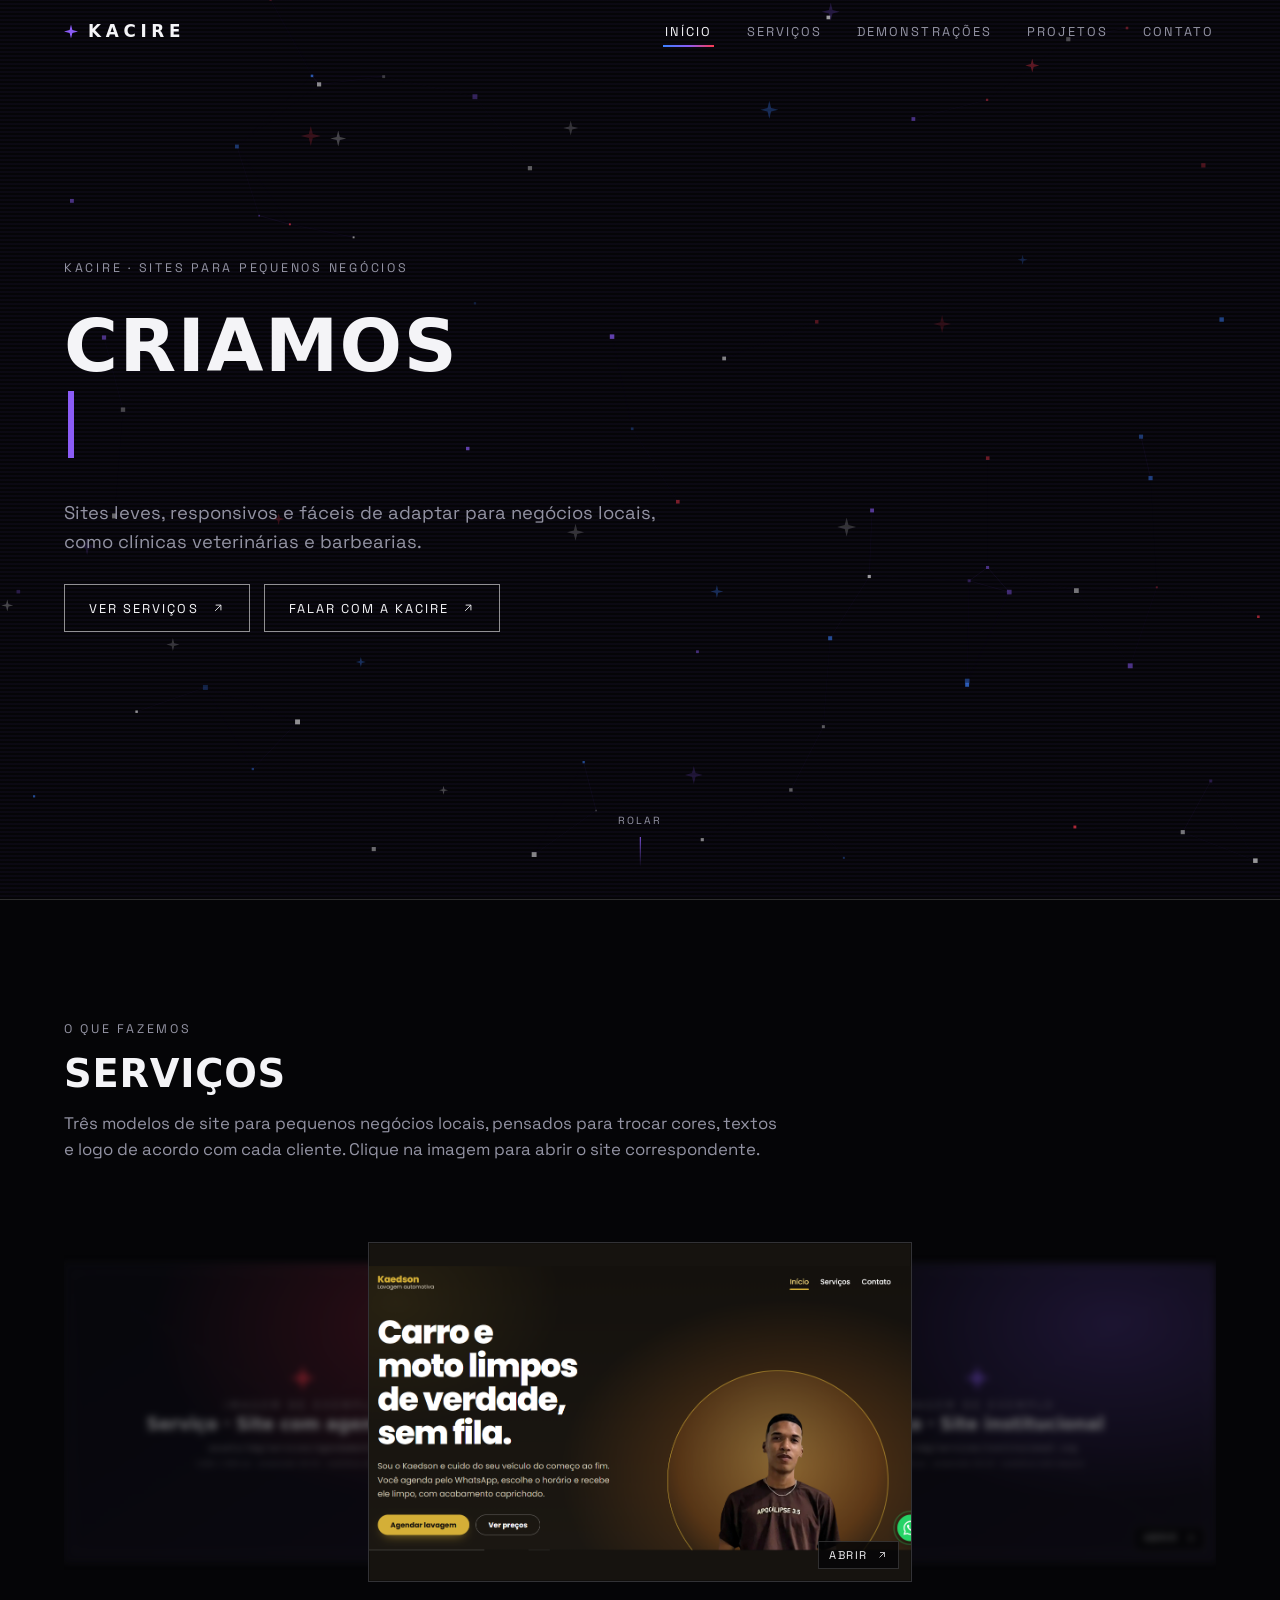
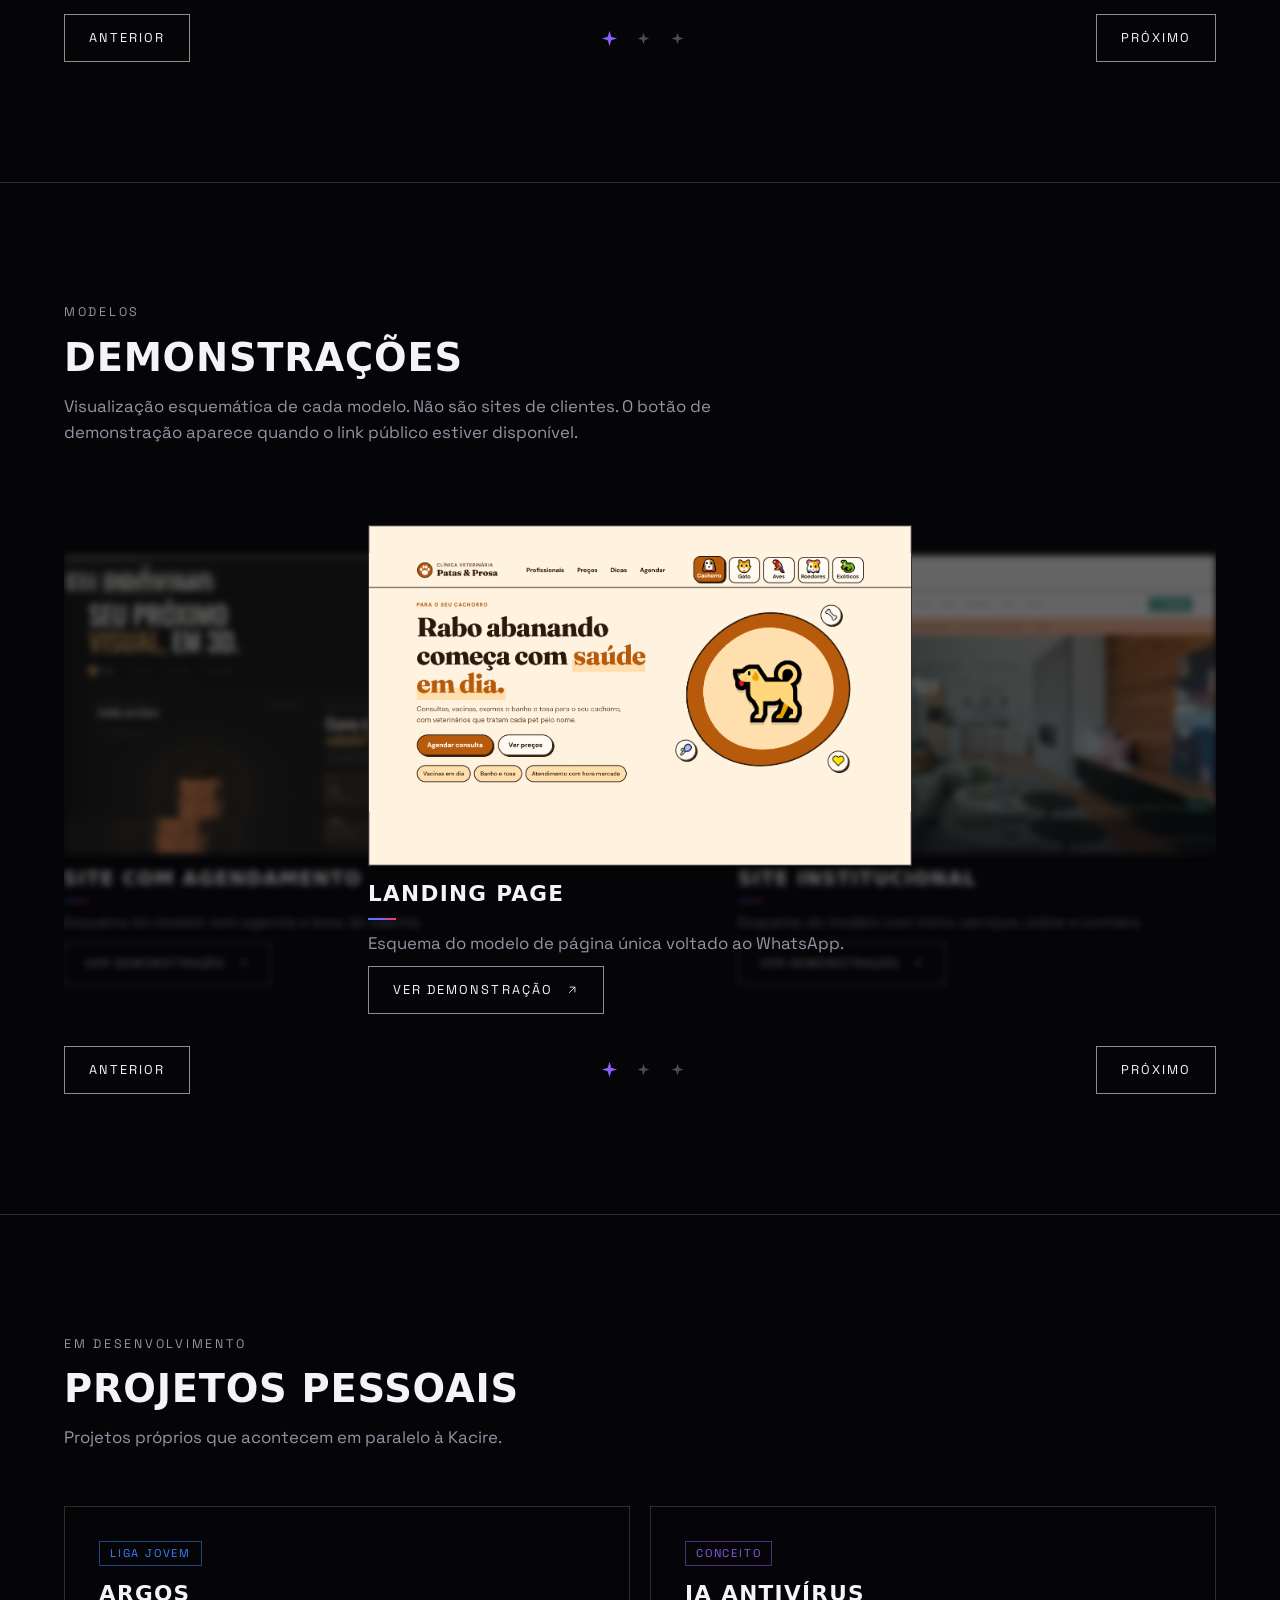
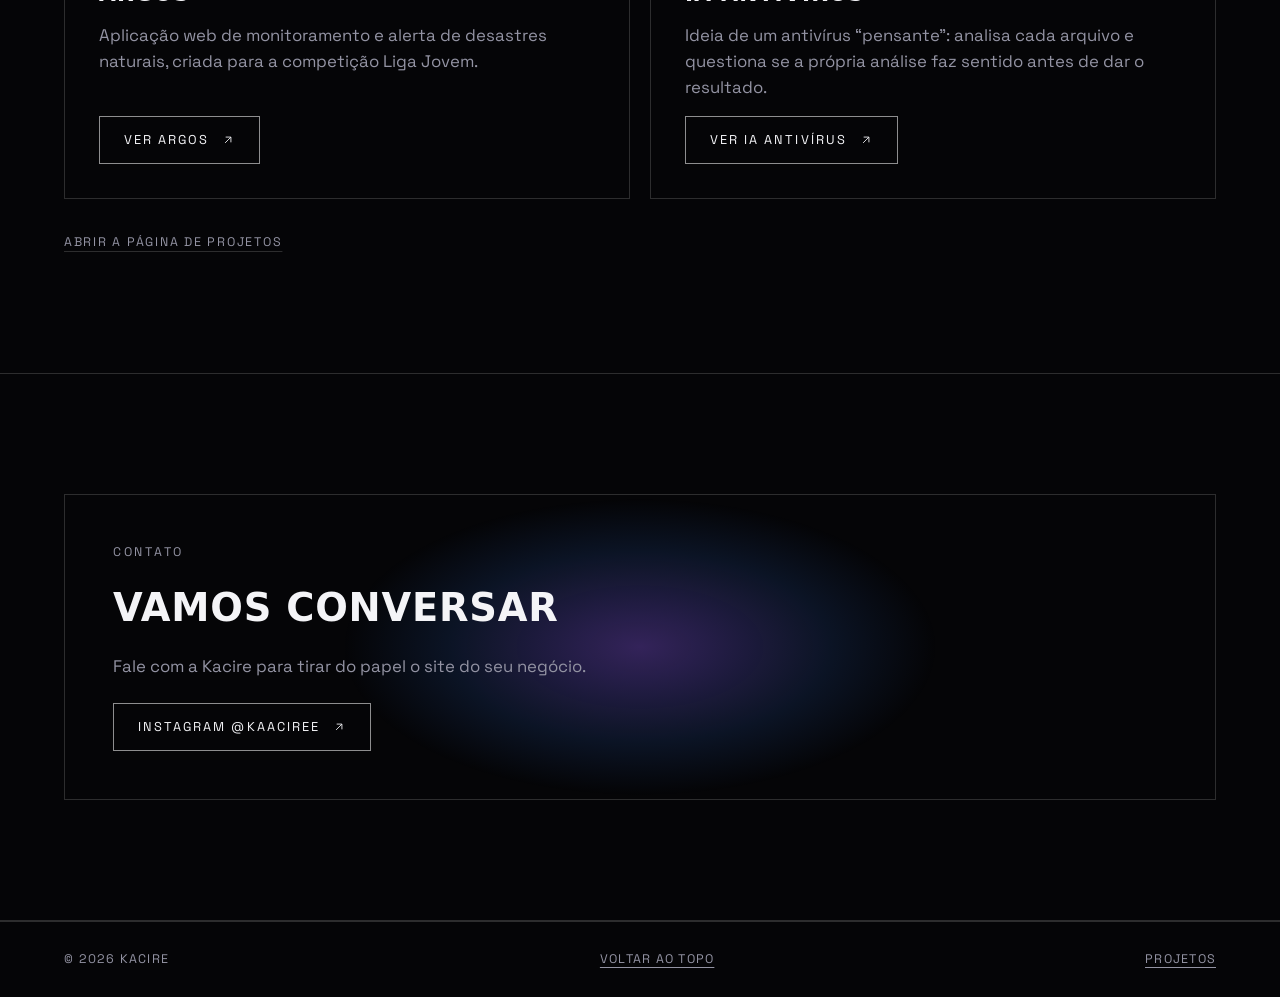
<file: index.html>
<!doctype html>
<html lang="pt-BR">
<head>
  <meta charset="utf-8">
  <meta name="viewport" content="width=device-width, initial-scale=1">
  <title>Kacire — Sites para pequenos negócios</title>
  <meta name="description" content="Kacire cria landing pages, sites institucionais e sites com agendamento para pequenos negócios.">
  <meta name="theme-color" content="#050507">
  <script>document.documentElement.classList.add("js")</script>
  <link rel="icon" href="data:image/svg+xml,%3Csvg xmlns='http://www.w3.org/2000/svg' viewBox='0 0 100 100'%3E%3Cpath fill='%238b5cf6' d='M50 0 60 40 100 50 60 60 50 100 40 60 0 50 40 40Z'/%3E%3C/svg%3E">
  <link rel="preconnect" href="https://fonts.googleapis.com">
  <link rel="preconnect" href="https://fonts.gstatic.com" crossorigin>
  <link rel="stylesheet" href="https://fonts.googleapis.com/css2?family=Space+Grotesk:wght@400;500;600;700&display=swap">
  <link rel="stylesheet" href="css/base.css">
  <link rel="stylesheet" href="css/components.css">
  <link rel="stylesheet" href="css/pages.css">
  <link rel="stylesheet" href="css/motion.css">
</head>
<body>
  <a class="skip-link" href="#conteudo">Pular para o conteúdo</a>
  <div class="stars" aria-hidden="true"></div>

  <header class="site-header">
    <div class="header-inner">
      <a class="brand" href="#inicio" aria-label="Kacire — início">
        <span class="star" aria-hidden="true"></span> KACIRE
      </a>
      <button class="nav-toggle" type="button" aria-expanded="false" aria-controls="nav">
        <span>Menu</span>
        <span class="bars" aria-hidden="true"><i></i><i></i><i></i></span>
      </button>
      <nav class="nav" id="nav" aria-label="Principal">
        <ul class="nav-list">
          <li><a class="nav-link" data-section="inicio" href="#inicio">Início</a></li>
          <li><a class="nav-link" data-section="servicos" href="#servicos">Serviços</a></li>
          <li><a class="nav-link" data-section="demonstracoes" href="#demonstracoes">Demonstrações</a></li>
          <li><a class="nav-link" data-section="projetos" href="#projetos">Projetos</a></li>
          <li><a class="nav-link" data-section="contato" href="#contato">Contato</a></li>
        </ul>
      </nav>
    </div>
  </header>

  <main id="conteudo">
    <!-- 1. Início -->
    <section class="section hero" id="inicio" data-section="inicio" aria-labelledby="hero-title">
      <div class="bg-slot" data-bg="inicio" aria-hidden="true"></div>
      <div class="hero-scanlines" aria-hidden="true"></div>
      <canvas id="particles" aria-hidden="true"></canvas>
      <div class="section-inner hero-inner">
        <p class="eyebrow reveal">Kacire · Sites para pequenos negócios</p>
        <h1 id="hero-title" class="reveal" style="--reveal-delay:.12s">
          <span class="sr-only">Criamos landing pages, sites institucionais e sites com agendamento.</span>
          <span aria-hidden="true">
            <span class="line">Criamos</span>
            <span class="line grad-text typed-wrap" data-typing data-phrases='["]'><span class="typed-text"></span><span class="cursor"></span></span>
          </span>
        </h1>
        <p class="lead reveal" style="--reveal-delay:.24s">Sites leves, responsivos e fáceis de adaptar para negócios locais, como clínicas veterinárias e barbearias.</p>
        <div class="hero-actions reveal" style="--reveal-delay:.36s">
          <a class="btn" href="#servicos">Ver serviços <svg viewBox="0 0 24 24" fill="none" stroke="currentColor" stroke-width="1.5" aria-hidden="true" focusable="false"><path d="M7 17 17 7M8 7h9v9"/></svg></a>
          <a class="btn btn--blue" href="#contato">Falar com a Kacire <svg viewBox="0 0 24 24" fill="none" stroke="currentColor" stroke-width="1.5" aria-hidden="true" focusable="false"><path d="M7 17 17 7M8 7h9v9"/></svg></a>
        </div>
      </div>
      <a class="hero-scroll" href="#servicos"><span>Rolar</span><i aria-hidden="true"></i></a>
    </section>

    <!-- 2. Serviços -->
    <section class="section" id="servicos" data-section="servicos" aria-labelledby="servicos-title">
      <div class="bg-slot" data-bg="servicos" aria-hidden="true"></div>
      <div class="section-inner">
        <div class="section-head reveal-left">
          <p class="eyebrow">O que fazemos</p>
          <h2 id="servicos-title">Serviços</h2>
          <p>Três modelos de site para pequenos negócios locais, pensados para trocar cores, textos e logo de acordo com cada cliente. Clique na imagem para abrir o site correspondente.</p>
        </div>

        <div class="carousel reveal" data-carousel aria-label="Serviços">
          <div class="carousel-viewport">
            <ul class="carousel-track">
            <li class="carousel-slide" data-label="Landing page">
              <div class="slide-inner">
                <a class="slide-media" data-site-link="landing" data-name="Landing page"><img class="shot" src="assets/img/services/landing.svg" alt="Imagem de exemplo do serviço: Landing page" width="1280" height="800" loading="lazy"></a>
              </div>
            </li>
            <li class="carousel-slide" data-label="Site institucional">
              <div class="slide-inner">
                <a class="slide-media" data-site-link="institucional" data-name="Site institucional"><img class="shot" src="assets/img/services/institucional.svg" alt="Imagem de exemplo do serviço: Site institucional" width="1280" height="800" loading="lazy"></a>
              </div>
            </li>
            <li class="carousel-slide" data-label="Site com agendamento">
              <div class="slide-inner">
                <a class="slide-media" data-site-link="agendamento" data-name="Site com agendamento"><img class="shot" src="assets/img/services/agendamento.svg" alt="Imagem de exemplo do serviço: Site com agendamento" width="1280" height="800" loading="lazy"></a>
              </div>
            </li>
            </ul>
          </div>
        </div>
      </div>
    </section>

    <!-- 3. Demonstrações -->
    <section class="section" id="demonstracoes" data-section="demonstracoes" aria-labelledby="demos-title">
      <div class="bg-slot" data-bg="demonstracoes" aria-hidden="true"></div>
      <div class="section-inner">
        <div class="section-head reveal-left">
          <p class="eyebrow">Modelos</p>
          <h2 id="demos-title">Demonstrações</h2>
          <p>Visualização esquemática de cada modelo. Não são sites de clientes. O botão de demonstração aparece quando o link público estiver disponível.</p>
        </div>

        <div class="carousel reveal" data-carousel aria-label="Demonstrações">
          <div class="carousel-viewport">
            <ul class="carousel-track">
            <li class="carousel-slide" data-label="Landing page">
              <div class="slide-inner">
                <div class="slide-media"><img class="shot" src="assets/img/demos/landing.svg" alt="Imagem de exemplo da demonstração: Landing page" width="1280" height="800" loading="lazy"></div>
                <div class="slide-body">
                  <h3>Landing page</h3>
                  <p>Esquema do modelo de página única voltado ao WhatsApp.</p>
                  <div data-demo-link="landing"></div>
                </div>
              </div>
            </li>
            <li class="carousel-slide" data-label="Site institucional">
              <div class="slide-inner">
                <div class="slide-media"><img class="shot" src="assets/img/demos/institucional.svg" alt="Imagem de exemplo da demonstração: Site institucional" width="1280" height="800" loading="lazy"></div>
                <div class="slide-body">
                  <h3>Site institucional</h3>
                  <p>Esquema do modelo com início, serviços, sobre e contato.</p>
                  <div data-demo-link="institucional"></div>
                </div>
              </div>
            </li>
            <li class="carousel-slide" data-label="Site com agendamento">
              <div class="slide-inner">
                <div class="slide-media"><img class="shot" src="assets/img/demos/agendamento.svg" alt="Imagem de exemplo da demonstração: Site com agendamento" width="1280" height="800" loading="lazy"></div>
                <div class="slide-body">
                  <h3>Site com agendamento</h3>
                  <p>Esquema do modelo com agenda e área do cliente.</p>
                  <div data-demo-link="agendamento"></div>
                </div>
              </div>
            </li>
            </ul>
          </div>
        </div>
      </div>
    </section>

    <!-- 4. Projetos pessoais -->
    <section class="section" id="projetos" data-section="projetos" aria-labelledby="projetos-title">
      <div class="bg-slot" data-bg="projetos" aria-hidden="true"></div>
      <div class="section-inner">
        <div class="section-head reveal-left">
          <p class="eyebrow">Em desenvolvimento</p>
          <h2 id="projetos-title">Projetos pessoais</h2>
          <p>Projetos próprios que acontecem em paralelo à Kacire.</p>
        </div>

        <div class="project-cards">
          <div class="reveal" style="--reveal-delay:0.00s">
          <article class="project-card tilt">
            <span class="tag tag--blue">Liga Jovem</span>
            <h3>ARGOS</h3>
            <p>Aplicação web de monitoramento e alerta de desastres naturais, criada para a competição Liga Jovem.</p>
            <a class="btn btn--blue" href="projetos/#argos">Ver ARGOS <svg viewBox="0 0 24 24" fill="none" stroke="currentColor" stroke-width="1.5" aria-hidden="true" focusable="false"><path d="M7 17 17 7M8 7h9v9"/></svg></a>
          </article>
          </div>
          <div class="reveal" style="--reveal-delay:0.15s">
          <article class="project-card tilt">
            <span class="tag tag--purple">Conceito</span>
            <h3>IA Antivírus</h3>
            <p>Ideia de um antivírus “pensante”: analisa cada arquivo e questiona se a própria análise faz sentido antes de dar o resultado.</p>
            <a class="btn" href="projetos/#ia-antivirus">Ver IA Antivírus <svg viewBox="0 0 24 24" fill="none" stroke="currentColor" stroke-width="1.5" aria-hidden="true" focusable="false"><path d="M7 17 17 7M8 7h9v9"/></svg></a>
          </article>
          </div>
        </div>
        <p class="projects-more reveal"><a class="btn-ghost" href="projetos/">Abrir a página de projetos</a></p>
      </div>
    </section>

    <!-- 5. Contato -->
    <section class="section" id="contato" data-section="contato" aria-labelledby="contato-title">
      <div class="bg-slot" data-bg="contato" aria-hidden="true"></div>
      <div class="section-inner">
        <div class="contact-box reveal">
          <p class="eyebrow">Contato</p>
          <h2 id="contato-title">Vamos conversar</h2>
          <p class="muted">Fale com a Kacire para tirar do papel o site do seu negócio.</p>
          <div class="contact-actions" data-contact-actions>
            <a class="btn btn--red" data-instagram href="https://www.instagram.com/kaaciree?vrfl=MTZINjdvMjJqeHAzbw==" target="_blank" rel="noopener noreferrer">Instagram @kaaciree <svg viewBox="0 0 24 24" fill="none" stroke="currentColor" stroke-width="1.5" aria-hidden="true" focusable="false"><path d="M7 17 17 7M8 7h9v9"/></svg></a>
          </div>
        </div>
      </div>
    </section>
  </main>

  <footer class="site-footer">
    <div class="footer-inner">
      <span>© <span data-year>2026</span> Kacire</span>
      <a href="#inicio">Voltar ao topo</a>
      <a href="projetos/">Projetos</a>
    </div>
  </footer>

  <script src="js/config.js" defer></script>
  <script src="js/modules/core.js" defer></script>
  <script src="js/modules/stars.js" defer></script>
  <script src="js/modules/nav.js" defer></script>
  <script src="js/modules/transition.js" defer></script>
  <script src="js/modules/backgrounds.js" defer></script>
  <script src="js/modules/contact.js" defer></script>
  <script src="js/modules/typing.js" defer></script>
  <script src="js/modules/particles.js" defer></script>
  <script src="js/modules/carousel.js" defer></script>
  <script src="js/modules/motion.js" defer></script>
  <script src="js/modules/lightbox.js" defer></script>
  <script src="js/main.js" defer></script>
</body>
</html>
</file>
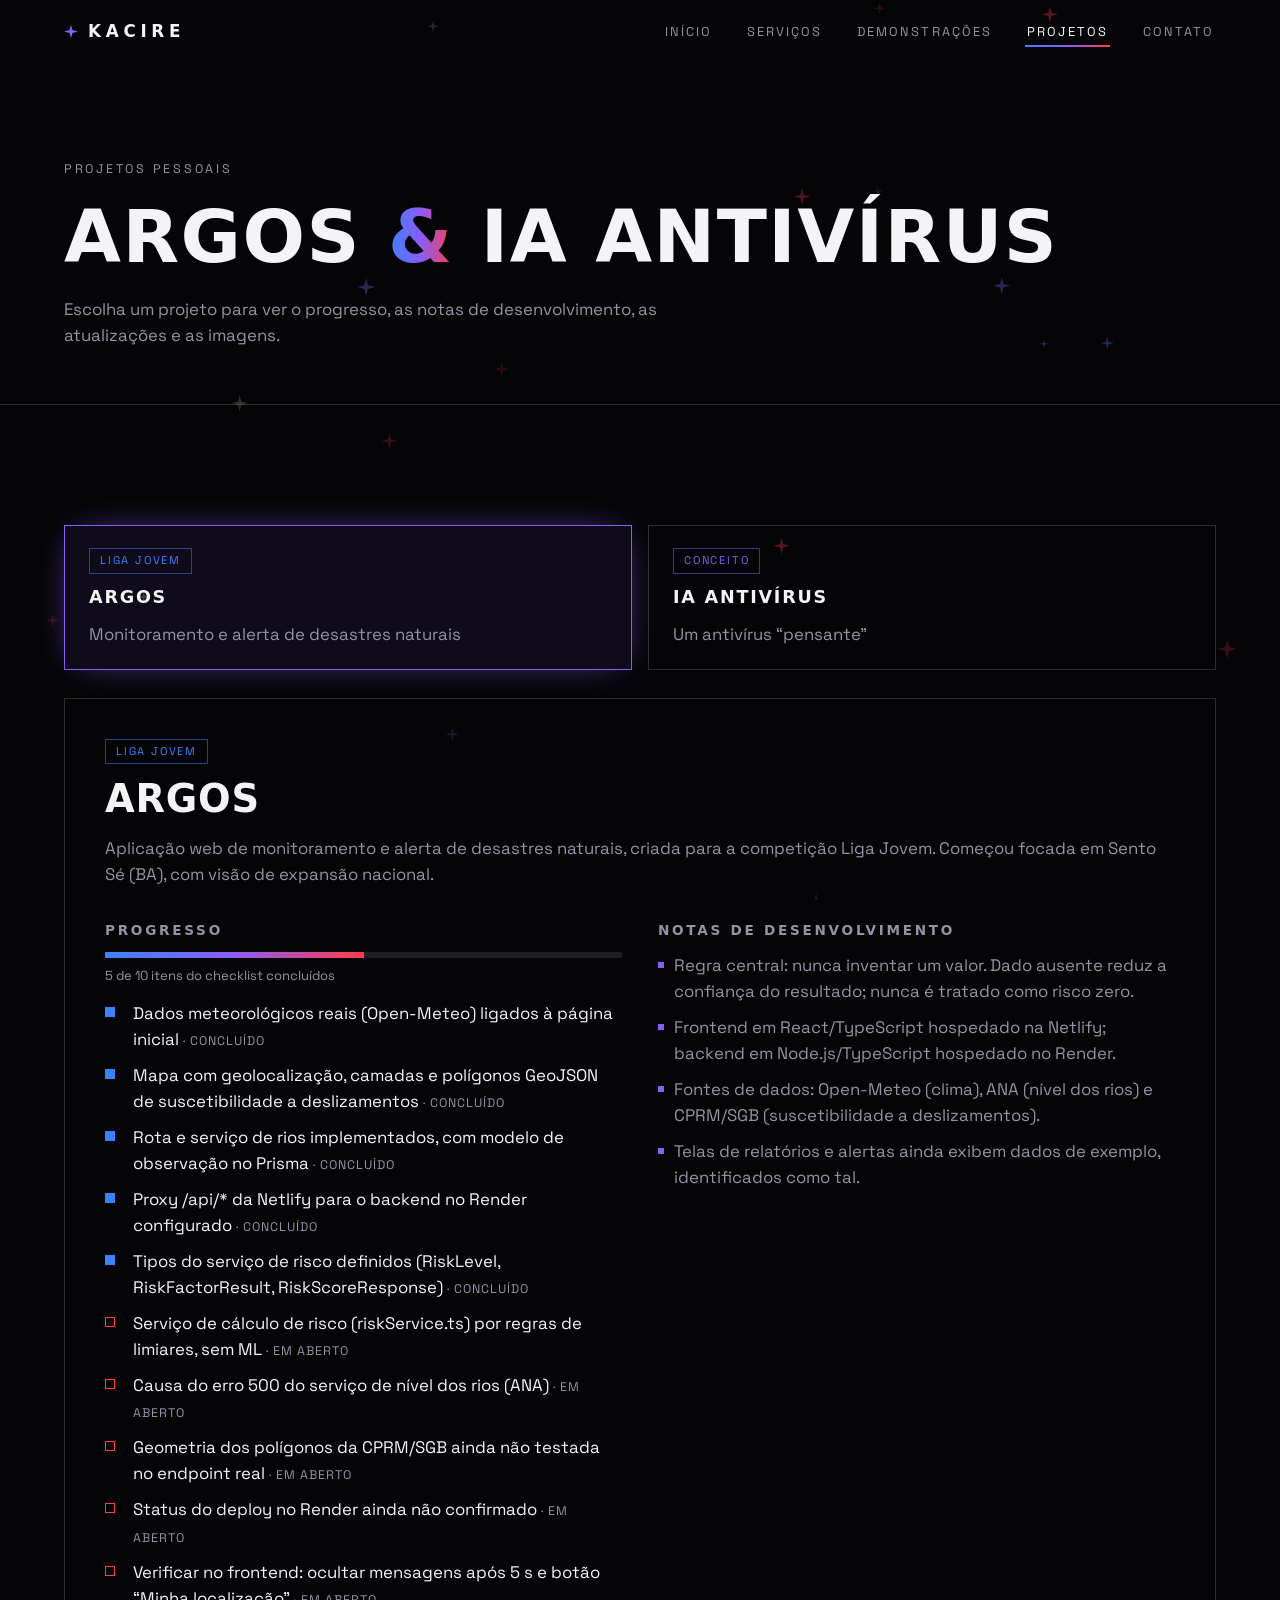
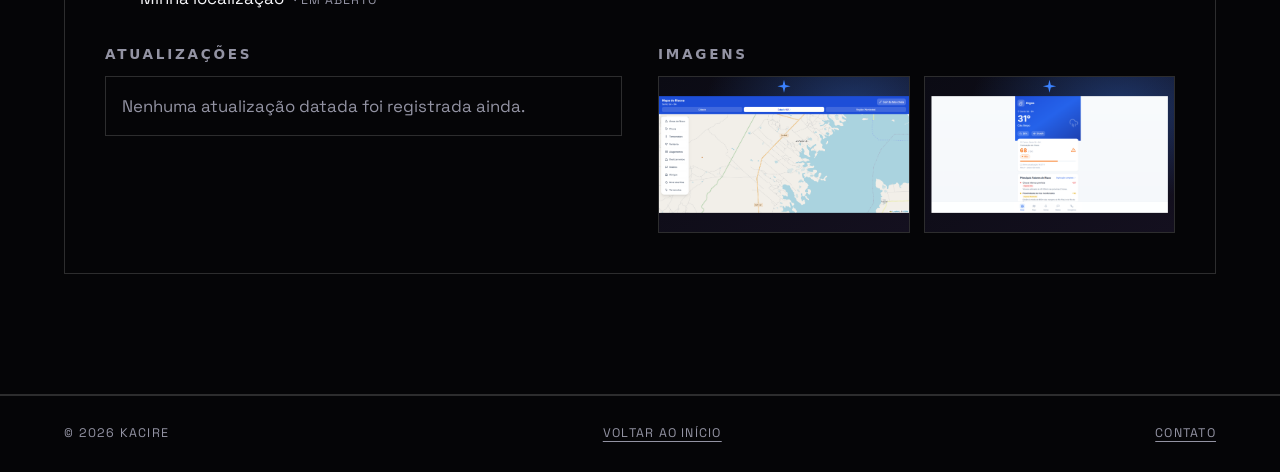
<file: projetos/index.html>
<!doctype html>
<html lang="pt-BR">
<head>
  <meta charset="utf-8">
  <meta name="viewport" content="width=device-width, initial-scale=1">
  <title>Projetos — Kacire</title>
  <meta name="description" content="Projetos pessoais: ARGOS e IA Antivírus, com progresso, notas de desenvolvimento e atualizações.">
  <meta name="theme-color" content="#050507">
  <script>document.documentElement.classList.add("js")</script>
  <link rel="icon" href="data:image/svg+xml,%3Csvg xmlns='http://www.w3.org/2000/svg' viewBox='0 0 100 100'%3E%3Cpath fill='%238b5cf6' d='M50 0 60 40 100 50 60 60 50 100 40 60 0 50 40 40Z'/%3E%3C/svg%3E">
  <link rel="preconnect" href="https://fonts.googleapis.com">
  <link rel="preconnect" href="https://fonts.gstatic.com" crossorigin>
  <link rel="stylesheet" href="https://fonts.googleapis.com/css2?family=Space+Grotesk:wght@400;500;600;700&display=swap">
  <link rel="stylesheet" href="../css/base.css">
  <link rel="stylesheet" href="../css/components.css">
  <link rel="stylesheet" href="../css/pages.css">
  <link rel="stylesheet" href="../css/motion.css">
</head>
<body data-root="../">
  <a class="skip-link" href="#conteudo">Pular para o conteúdo</a>
  <div class="stars" aria-hidden="true"></div>

  <header class="site-header">
    <div class="header-inner">
      <a class="brand" href="../" aria-label="Kacire — página inicial">
        <span class="star" aria-hidden="true"></span> KACIRE
      </a>
      <button class="nav-toggle" type="button" aria-expanded="false" aria-controls="nav">
        <span>Menu</span>
        <span class="bars" aria-hidden="true"><i></i><i></i><i></i></span>
      </button>
      <nav class="nav" id="nav" aria-label="Principal">
        <ul class="nav-list">
          <li><a class="nav-link" href="../#inicio">Início</a></li>
          <li><a class="nav-link" href="../#servicos">Serviços</a></li>
          <li><a class="nav-link" href="../#demonstracoes">Demonstrações</a></li>
          <li><a class="nav-link" href="./" aria-current="page">Projetos</a></li>
          <li><a class="nav-link" href="../#contato">Contato</a></li>
        </ul>
      </nav>
    </div>
  </header>

  <main id="conteudo">
    <section class="page-hero" aria-labelledby="page-title">
      <div class="bg-slot" data-bg="paginaProjetos" aria-hidden="true"></div>
      <div class="section-inner">
        <p class="eyebrow reveal">Projetos pessoais</p>
        <h1 id="page-title" class="reveal" style="--reveal-delay:.12s">ARGOS <span class="grad-text">&amp;</span> IA Antivírus</h1>
        <p class="reveal" style="--reveal-delay:.24s">Escolha um projeto para ver o progresso, as notas de desenvolvimento, as atualizações e as imagens.</p>
      </div>
    </section>

    <section class="section" aria-label="Projetos">
      <div class="section-inner">
        <div id="proj-tabs" class="proj-tabs reveal" role="tablist" aria-label="Projetos"></div>
        <div id="proj-panels"></div>
        <noscript><p class="empty-note">Ative o JavaScript para ver os painéis dos projetos.</p></noscript>
      </div>
    </section>
  </main>

  <footer class="site-footer">
    <div class="footer-inner">
      <span>© <span data-year>2026</span> Kacire</span>
      <a href="../">Voltar ao início</a>
      <a href="../#contato">Contato</a>
    </div>
  </footer>

  <script src="../js/config.js" defer></script>
  <script src="../js/data/projects-data.js" defer></script>
  <script src="../js/modules/core.js" defer></script>
  <script src="../js/modules/stars.js" defer></script>
  <script src="../js/modules/nav.js" defer></script>
  <script src="../js/modules/transition.js" defer></script>
  <script src="../js/modules/backgrounds.js" defer></script>
  <script src="../js/modules/contact.js" defer></script>
  <script src="../js/modules/projects.js" defer></script>
  <script src="../js/modules/motion.js" defer></script>
  <script src="../js/modules/lightbox.js" defer></script>
  <script src="../js/main.js" defer></script>
</body>
</html>
</file>
<file: css/base.css>
/* ==========================================================
   Kacire — base: tokens, reset, tipografia, acessibilidade
   ========================================================== */
:root {
  --bg: #050507;
  --bg-2: #0b0b10;
  --fg: #f4f4f7;
  --muted: #9393a3;
  --line: rgba(255, 255, 255, 0.16);
  --blue: #3b82ff;
  --purple: #8b5cf6;
  --red: #ff3b4e;
  --grad: linear-gradient(90deg, var(--blue), var(--purple), var(--red));
  /* Parágrafos/corpo: igual ao repositório de referência (Space Grotesk). Títulos mantêm a pilha anterior. */
  --font: "Space Grotesk", system-ui, -apple-system, "Segoe UI", "Helvetica Neue", Arial, sans-serif;
  --font-heading: "Segoe UI", system-ui, -apple-system, "Helvetica Neue", Arial, sans-serif;
  --header-h: 64px;
  --gutter: clamp(20px, 5vw, 64px);
  --maxw: 1200px;
  --ease: cubic-bezier(0.22, 1, 0.36, 1);
}

*, *::before, *::after { box-sizing: border-box; }

html {
  scroll-padding-top: calc(var(--header-h) + 12px);
  -webkit-text-size-adjust: 100%;
}

body {
  margin: 0;
  min-height: 100vh;
  background: var(--bg);
  color: var(--fg);
  font-family: var(--font);
  font-weight: 400;
  font-size: clamp(0.95rem, 0.9rem + 0.2vw, 1.05rem);
  line-height: 1.55;
  -webkit-font-smoothing: antialiased;
  text-rendering: optimizeLegibility;
  overflow-x: hidden;
  animation: page-in 0.5s var(--ease) both;
}

body.is-leaving { opacity: 0; transition: opacity 0.22s ease; }

@keyframes page-in { from { opacity: 0; } to { opacity: 1; } }

img, svg, canvas { display: block; max-width: 100%; }
h1, h2, h3, p, ul, ol { margin: 0; }
ul, ol { padding: 0; list-style: none; }
a { color: inherit; }
button { font: inherit; color: inherit; }

h1, h2, h3 { font-family: var(--font-heading); line-height: 1.1; letter-spacing: 0.02em; text-transform: uppercase; font-weight: 800; }
h1 { font-size: clamp(2.2rem, 7vw, 4.6rem); }
h2 { font-size: clamp(1.5rem, 3.6vw, 2.4rem); }
h3 { font-size: clamp(1.05rem, 2vw, 1.35rem); letter-spacing: 0.06em; }

.muted { color: var(--muted); }

.eyebrow {
  font-size: 0.78rem;
  letter-spacing: 0.22em;
  text-transform: uppercase;
  color: var(--muted);
}

.grad-text {
  background: var(--grad);
  -webkit-background-clip: text;
  background-clip: text;
  color: transparent;
}

.sr-only {
  position: absolute !important;
  width: 1px; height: 1px;
  margin: -1px; padding: 0;
  overflow: hidden;
  clip: rect(0 0 0 0);
  white-space: nowrap; border: 0;
}

.skip-link {
  position: fixed; left: 12px; top: -60px; z-index: 200;
  background: var(--fg); color: var(--bg);
  padding: 10px 16px; font-weight: 700; text-decoration: none;
  transition: top 0.2s;
}
.skip-link:focus { top: 12px; }

:focus-visible {
  outline: 2px solid var(--blue);
  outline-offset: 3px;
  border-radius: 2px;
}

/* ---------- Estrelas de quatro pontas (fundo) ---------- */
.stars {
  position: fixed; inset: 0; z-index: 0;
  pointer-events: none; overflow: hidden;
}
.star {
  position: absolute;
  width: var(--s, 12px); height: var(--s, 12px);
  background: var(--c, #fff);
  opacity: var(--o, 0.25);
  clip-path: polygon(50% 0, 60% 40%, 100% 50%, 60% 60%, 50% 100%, 40% 60%, 0 50%, 40% 40%);
  animation: twinkle var(--d, 6s) ease-in-out var(--delay, 0s) infinite;
}
@keyframes twinkle {
  0%, 100% { opacity: calc(var(--o, 0.25) * 0.4); transform: scale(0.85); }
  50% { opacity: var(--o, 0.25); transform: scale(1.1); }
}

main, .site-header, .site-footer { position: relative; z-index: 1; }

/* ---------- Espaços para imagens de fundo (vazios por padrão) ----------
   Cada seção tem um <div class="bg-slot" data-bg="..."> que não mostra nada
   até você informar uma imagem em js/config.js (campo "backgrounds"). */
.bg-slot {
  position: absolute; inset: 0; z-index: 0; pointer-events: none;
  background-position: center; background-size: cover; background-repeat: no-repeat;
}
.bg-slot.has-image { background-image: var(--bg-image); }
.bg-slot.has-image::after {
  content: ""; position: absolute; inset: 0;
  background:
    linear-gradient(90deg, rgba(5, 5, 7, 0.92) 0%, rgba(5, 5, 7, 0.7) 45%, rgba(5, 5, 7, 0.45) 100%),
    linear-gradient(180deg, rgba(5, 5, 7, 0.35) 0%, rgba(5, 5, 7, 0.85) 100%);
}

@media (prefers-reduced-motion: reduce) {
  *, *::before, *::after {
    animation-duration: 0.001ms !important;
    animation-iteration-count: 1 !important;
    transition-duration: 0.001ms !important;
    scroll-behavior: auto !important;
  }
  .star { animation: none; opacity: var(--o, 0.25); }
}
</file>
<file: css/components.css>
/* ==========================================================
   Kacire — componentes: cabeçalho, botões, carrossel, cartões
   ========================================================== */

/* ---------- Cabeçalho fixo ---------- */
.site-header {
  position: fixed; top: 0; left: 0; right: 0; z-index: 100;
  height: var(--header-h);
  background: rgba(5, 5, 7, 0.82);
  backdrop-filter: blur(10px);
  -webkit-backdrop-filter: blur(10px);
  border-bottom: 1px solid var(--line);
}
.header-inner {
  max-width: calc(var(--maxw) + 2 * var(--gutter)); height: 100%;
  margin: 0 auto; padding: 0 var(--gutter);
  display: flex; align-items: center; justify-content: space-between; gap: 24px;
}
.brand {
  display: inline-flex; align-items: center; gap: 10px;
  text-decoration: none; font-family: var(--font-heading); font-weight: 800; letter-spacing: 0.28em; font-size: 1.05rem;
}
.brand .star { position: static; --s: 14px; --o: 1; --c: var(--purple); animation: none; }

.nav-list { display: flex; align-items: center; gap: clamp(14px, 2.4vw, 32px); }
.nav-link {
  position: relative; display: inline-block; padding: 8px 2px;
  text-decoration: none; font-size: 0.8rem; letter-spacing: 0.16em; text-transform: uppercase;
  color: var(--muted); transition: color 0.25s;
}
.nav-link::after {
  content: ""; position: absolute; left: 0; right: 0; bottom: 2px; height: 2px;
  background: var(--grad); transform: scaleX(0); transform-origin: left;
  transition: transform 0.3s var(--ease);
}
.nav-link:hover, .nav-link.is-active, .nav-link[aria-current="page"] { color: var(--fg); }
.nav-link:hover::after, .nav-link.is-active::after, .nav-link[aria-current="page"]::after { transform: scaleX(1); }

.nav-toggle {
  display: none; align-items: center; gap: 10px;
  background: none; border: 0; cursor: pointer; padding: 8px 0;
  font-size: 0.8rem; letter-spacing: 0.16em; text-transform: uppercase;
}
.nav-toggle .bars { width: 28px; display: grid; gap: 6px; justify-items: end; }
.nav-toggle .bars i { display: block; height: 2px; background: var(--fg); transition: transform 0.3s var(--ease), opacity 0.2s; }
.nav-toggle .bars i:nth-child(1) { width: 28px; }
.nav-toggle .bars i:nth-child(2) { width: 20px; }
.nav-toggle .bars i:nth-child(3) { width: 28px; }
.nav-toggle[aria-expanded="true"] .bars i:nth-child(1) { transform: translateY(8px) rotate(45deg); }
.nav-toggle[aria-expanded="true"] .bars i:nth-child(2) { opacity: 0; }
.nav-toggle[aria-expanded="true"] .bars i:nth-child(3) { transform: translateY(-8px) rotate(-45deg); width: 28px; }

@media (max-width: 820px) {
  .nav-toggle { display: inline-flex; }
  .nav {
    position: fixed; top: var(--header-h); left: 0; right: 0;
    background: rgba(5, 5, 7, 0.97);
    border-bottom: 1px solid var(--line);
    padding: 12px var(--gutter) 24px;
    transform: translateY(-8px); opacity: 0; visibility: hidden;
    transition: opacity 0.25s, transform 0.25s var(--ease), visibility 0s linear 0.25s;
  }
  .nav.is-open { opacity: 1; transform: none; visibility: visible; transition: opacity 0.25s, transform 0.25s var(--ease), visibility 0s; }
  .nav-list { flex-direction: column; align-items: stretch; gap: 0; }
  .nav-link { padding: 16px 0; border-bottom: 1px solid var(--line); display: block; font-size: 0.9rem; }
  .nav-link::after { display: none; }
  .nav-link.is-active, .nav-link[aria-current="page"] { color: var(--fg); }
}

/* ---------- Botões com brilho ---------- */
.btn {
  --glow: var(--purple);
  position: relative; display: inline-flex; align-items: center; justify-content: center; gap: 12px;
  min-height: 48px; padding: 12px 24px;
  background: transparent; color: var(--fg);
  border: 1px solid rgba(255, 255, 255, 0.55);
  font-size: 0.8rem; letter-spacing: 0.16em; text-transform: uppercase; text-decoration: none;
  cursor: pointer; isolation: isolate;
  transition: box-shadow 0.3s var(--ease), border-color 0.3s, transform 0.2s, background 0.3s, color 0.3s;
}
.btn::before {
  content: ""; position: absolute; inset: -1px; z-index: -1; opacity: 0;
  background: var(--grad); transition: opacity 0.3s;
}
.btn:hover, .btn:focus-visible {
  border-color: transparent; color: #fff; transform: translateY(-1px);
  box-shadow: 0 0 18px -2px var(--glow), 0 0 42px -10px var(--glow);
}
.btn:hover::before, .btn:focus-visible::before { opacity: 1; }
.btn:active { transform: translateY(1px); }
.btn svg { width: 14px; height: 14px; flex: none; transition: transform 0.3s var(--ease); }
.btn:hover svg { transform: translate(2px, -2px); }

.btn--solid { background: var(--fg); color: var(--bg); border-color: var(--fg); }
.btn--solid:hover, .btn--solid:focus-visible { color: #fff; }
.btn--blue { --glow: var(--blue); }
.btn--red { --glow: var(--red); }

.btn-ghost {
  background: none; border: 0; padding: 8px 0; cursor: pointer;
  color: var(--muted); font-size: 0.78rem; letter-spacing: 0.14em; text-transform: uppercase;
  text-decoration: underline; text-underline-offset: 5px; text-decoration-color: var(--line);
  transition: color 0.25s;
}
.btn-ghost:hover { color: var(--fg); }

/* ---------- Carrossel "coverflow" (estilo do repositório de referência) ----------
   Slide ativo no centro; anterior/próximo aparecem menores, esmaecidos e desfocados
   nas laterais; rotação infinita. Sem JS (sem classe .js) os slides ficam em coluna. */
.carousel { outline: none; }
.carousel:focus-visible { box-shadow: 0 0 0 2px var(--blue); border-radius: 4px; }
.carousel-viewport { position: relative; }
.carousel-track { display: grid; gap: 32px; }
.carousel-slide { width: min(100%, 34rem); margin-inline: auto; }
.slide-inner { display: flex; flex-direction: column; gap: 16px; }

.js .carousel-viewport { overflow: hidden; perspective: 1200px; padding: 1.5rem 0 2rem; touch-action: pan-y; }
.js .carousel-track { gap: 0; }
.js .carousel-slide {
  grid-area: 1 / 1; justify-self: center;
  transform: translateX(0) scale(0.86); opacity: 0; filter: blur(4px);
  visibility: hidden; pointer-events: none;
  transition: transform 0.48s var(--ease), opacity 0.48s var(--ease), filter 0.48s var(--ease), visibility 0.48s;
}
.js .carousel-slide.is-active { transform: none; opacity: 1; filter: none; visibility: visible; pointer-events: auto; z-index: 3; }
.js .carousel-slide.is-prev,
.js .carousel-slide.is-next { opacity: 0.45; visibility: visible; pointer-events: auto; cursor: pointer; z-index: 2; }
.js .carousel-slide.is-prev { transform: translateX(-62%) scale(0.88); }
.js .carousel-slide.is-next { transform: translateX(62%) scale(0.88); }

@media (max-width: 760px) {
  .js .carousel-slide.is-prev,
  .js .carousel-slide.is-next { transform: translateX(0) scale(0.94); opacity: 0; filter: none; visibility: hidden; pointer-events: none; }
}

.carousel-controls { display: flex; align-items: center; justify-content: space-between; gap: 16px; margin-top: 8px; }
@media (max-width: 520px) {
  .carousel-controls { display: grid; grid-template-columns: 1fr 1fr; gap: 12px; }
  .carousel-controls .carousel-dots { grid-column: 1 / -1; order: -1; justify-content: center; }
  .carousel-controls .btn { padding-inline: 12px; letter-spacing: 0.1em; }
}
.js .carousel-controls { margin-top: 0; }
.carousel-dots { display: flex; gap: 6px; }
.carousel-dot {
  width: 28px; height: 28px; display: grid; place-items: center;
  background: none; border: 0; cursor: pointer; padding: 0;
}
.carousel-dot::before {
  content: ""; width: 9px; height: 9px; background: var(--muted); opacity: 0.5;
  clip-path: polygon(50% 0, 62% 38%, 100% 50%, 62% 62%, 50% 100%, 38% 62%, 0 50%, 38% 38%);
  transform: scale(1.3); transition: background 0.25s, opacity 0.25s, transform 0.25s;
}
.carousel-dot[aria-current="true"]::before { background: var(--purple); opacity: 1; transform: scale(1.7); }

/* Imagem do slide (link para o site quando houver URL em js/config.js) */
.slide-media { position: relative; display: block; overflow: hidden; border: 1px solid var(--line); background: var(--bg-2); color: inherit; text-decoration: none; }
.slide-media .shot { display: block; width: 100%; height: auto; aspect-ratio: 16 / 10; object-fit: cover; border: 0; transition: transform 0.5s ease; }
a.slide-media { transition: border-color 0.3s, box-shadow 0.3s; }
a.slide-media:hover, a.slide-media:focus-visible { border-color: var(--purple); box-shadow: 0 0 28px -8px var(--purple); }
a.slide-media:hover .shot, a.slide-media:focus-visible .shot { transform: scale(1.04); }
.slide-media__badge {
  position: absolute; right: 12px; bottom: 12px;
  display: inline-flex; align-items: center; gap: 8px; min-height: 28px; padding: 4px 10px;
  background: rgba(5, 5, 7, 0.82); border: 1px solid var(--line);
  font-size: 0.7rem; letter-spacing: 0.14em; text-transform: uppercase; color: var(--fg);
}
.slide-media__badge svg { width: 12px; height: 12px; }
.slide-media.is-pending .slide-media__badge { color: var(--muted); }
.slide-body { display: grid; gap: 10px; justify-items: start; }
.slide-body h3 { position: relative; padding-bottom: 14px; }
.slide-body h3::after { content: ""; position: absolute; left: 0; bottom: 0; width: 28px; height: 2px; background: var(--grad); }
.slide-body p { color: var(--muted); }

.tag {
  display: inline-block; align-self: flex-start; justify-self: start; width: fit-content;
  padding: 3px 10px; border: 1px solid var(--line);
  font-size: 0.7rem; letter-spacing: 0.16em; text-transform: uppercase; color: var(--muted);
}
.tag--blue { color: var(--blue); border-color: rgba(59,130,255,0.5); }
.tag--purple { color: var(--purple); border-color: rgba(139,92,246,0.5); }
.tag--red { color: var(--red); border-color: rgba(255,59,78,0.5); }

/* ---------- Rodapé ---------- */
.site-footer { border-top: 1px solid var(--line); padding: 28px var(--gutter); }
.footer-inner {
  max-width: var(--maxw); margin: 0 auto;
  display: flex; flex-wrap: wrap; gap: 16px 32px; justify-content: space-between;
  font-size: 0.78rem; letter-spacing: 0.1em; text-transform: uppercase; color: var(--muted);
}
.footer-inner a { text-underline-offset: 4px; }
</file>
<file: css/pages.css>
/* ==========================================================
   Kacire — seções da home e página /projetos
   ========================================================== */
.section {
  position: relative;
  border-bottom: 1px solid var(--line);
  padding: clamp(72px, 11vw, 120px) var(--gutter);
}
.section-inner {
  position: relative;
  z-index: 1;
  max-width: var(--maxw);
  margin: 0 auto;
}
.section-head {
  display: grid;
  gap: 14px;
  margin-bottom: clamp(32px, 5vw, 56px);
  max-width: 720px;
}
.section-head p {
  color: var(--muted);
}

/* ---------- 1. Início ---------- */
.hero {
  min-height: 100svh;
  padding-top: calc(var(--header-h) + 48px);
  display: flex;
  align-items: center;
}
.hero canvas#particles {
  position: absolute;
  inset: 0;
  width: 100%;
  height: 100%;
  pointer-events: none;
}
.hero-inner {
  position: relative;
  display: grid;
  gap: 28px;
  width: 100%;
}
.hero h1 .line {
  display: block;
}
.typed-wrap {
  min-height: 1.15em;
}
@media (max-width: 1000px) {
  .typed-wrap {
    min-height: 2.3em;
  }
}
.cursor {
  display: inline-block;
  width: 0.08em;
  height: 0.9em;
  margin-left: 0.06em;
  background: var(--purple);
  vertical-align: -0.08em;
  animation: blink 1s steps(1) infinite;
}
@keyframes blink {
  50% {
    opacity: 0;
  }
}
.hero p.lead {
  max-width: 52ch;
  color: var(--muted);
  font-size: clamp(1rem, 0.95rem + 0.35vw, 1.15rem);
}
.hero-actions {
  display: flex;
  flex-wrap: wrap;
  gap: 14px;
}

@media (max-width: 520px) {
  .hero h1 {
    font-size: clamp(1.9rem, 10vw, 2.6rem);
  }
}

/* ---------- 2. Serviços / 3. Demonstrações (carrossel em components.css) ---------- */
.demo-note {
  font-size: 0.8rem;
  color: var(--muted);
}

/* ---------- 4. Projetos pessoais ---------- */
.project-cards {
  display: grid;
  grid-template-columns: repeat(auto-fit, minmax(min(100%, 320px), 1fr));
  gap: 20px;
}
.project-card {
  display: flex;
  flex-direction: column;
  gap: 16px;
  border: 1px solid var(--line);
  padding: clamp(22px, 3vw, 34px);
  transition:
    border-color 0.3s,
    box-shadow 0.3s;
}
.project-card:hover {
  border-color: rgba(139, 92, 246, 0.6);
  box-shadow: 0 0 40px -18px var(--purple);
}
.project-card p {
  color: var(--muted);
}
.project-card .btn {
  align-self: flex-start;
  margin-top: auto;
}
.projects-more {
  margin-top: 28px;
}

/* ---------- 5. Contato ---------- */
.contact-box {
  display: grid;
  gap: 24px;
  justify-items: start;
  border: 1px solid var(--line);
  padding: clamp(24px, 4vw, 48px);
}
.contact-actions {
  display: flex;
  flex-wrap: wrap;
  gap: 14px;
}
.contact-hint {
  font-size: 0.85rem;
  color: var(--muted);
}

/* ---------- Página /projetos ---------- */
.page-hero {
  position: relative;
  padding: calc(var(--header-h) + clamp(48px, 8vw, 96px)) var(--gutter)
    clamp(32px, 5vw, 56px);
  border-bottom: 1px solid var(--line);
}
.page-hero .section-inner {
  display: grid;
  gap: 18px;
}
.page-hero p {
  color: var(--muted);
  max-width: 60ch;
}

.proj-tabs {
  display: grid;
  grid-template-columns: repeat(auto-fit, minmax(min(100%, 280px), 1fr));
  gap: 16px;
  margin-bottom: 28px;
}
.proj-tab {
  text-align: left;
  cursor: pointer;
  display: grid;
  gap: 10px;
  background: transparent;
  border: 1px solid var(--line);
  padding: 22px 24px;
  transition:
    border-color 0.3s,
    box-shadow 0.3s,
    background 0.3s;
}
.proj-tab:hover {
  border-color: rgba(255, 255, 255, 0.5);
}
.proj-tab[aria-selected="true"] {
  border-color: var(--purple);
  background: rgba(139, 92, 246, 0.08);
  box-shadow: 0 0 36px -16px var(--purple);
}
.proj-tab .tab-title {
  font-family: var(--font-heading);
  font-weight: 800;
  letter-spacing: 0.1em;
  text-transform: uppercase;
  font-size: 1.1rem;
}
.proj-tab .tab-sub {
  color: var(--muted);
}

.proj-panel {
  border: 1px solid var(--line);
  padding: clamp(20px, 3.5vw, 40px);
  display: grid;
  gap: 36px;
  animation: panel-in 0.4s var(--ease) both;
}
.proj-panel[hidden] {
  display: none;
}
@keyframes panel-in {
  from {
    opacity: 0;
    transform: translateY(8px);
  }
  to {
    opacity: 1;
    transform: none;
  }
}
.panel-grid {
  display: grid;
  grid-template-columns: repeat(auto-fit, minmax(min(100%, 340px), 1fr));
  gap: 36px;
}
.panel-block {
  display: grid;
  gap: 14px;
  align-content: start;
}
.panel-block h3 {
  font-size: 0.85rem;
  letter-spacing: 0.2em;
  color: var(--muted);
}

.progress {
  display: grid;
  gap: 8px;
}
.progress-bar {
  height: 6px;
  background: rgba(255, 255, 255, 0.1);
  overflow: hidden;
}
.progress-bar span {
  display: block;
  height: 100%;
  width: 0;
  background: var(--grad);
  transition: width 0.8s var(--ease);
}
.progress-label {
  font-size: 0.82rem;
  color: var(--muted);
}

.checklist {
  display: grid;
  gap: 10px;
}
.checklist li {
  display: grid;
  grid-template-columns: 18px 1fr;
  gap: 10px;
}
.checklist li::before {
  content: "";
  width: 10px;
  height: 10px;
  margin-top: 7px;
  border: 1px solid var(--muted);
}
.checklist li.is-done::before {
  background: var(--blue);
  border-color: var(--blue);
}
.checklist li.is-open::before {
  border-color: var(--red);
}
.checklist .state {
  color: var(--muted);
  font-size: 0.78rem;
  letter-spacing: 0.08em;
  text-transform: uppercase;
}

.notes {
  display: grid;
  gap: 10px;
  color: var(--muted);
}
.notes li {
  padding-left: 16px;
  position: relative;
}
.notes li::before {
  content: "";
  position: absolute;
  left: 0;
  top: 0.6em;
  width: 6px;
  height: 6px;
  background: var(--purple);
}

.gallery {
  display: grid;
  grid-template-columns: repeat(auto-fill, minmax(min(100%, 240px), 1fr));
  gap: 14px;
}
.gallery figure {
  margin: 0;
  border: 1px solid var(--line);
}
.gallery img {
  width: 100%;
  height: auto;
  aspect-ratio: 16 / 10;
  object-fit: cover;
}
.gallery figcaption {
  padding: 8px 12px;
  font-size: 0.8rem;
  color: var(--muted);
}
.empty-note {
  border: 1px solid var(--line);
  padding: 16px;
  color: var(--muted);
}
</file>
<file: css/motion.css>
/* ==========================================================
   Kacire — movimento (técnicas de animação inspiradas no
   repositório de referência, reescritas com a paleta da Kacire)
   Carregar DEPOIS de pages.css.
   Tudo que esconde conteúdo só vale com <html class="js">.
   ========================================================== */

/* ---------- Revelação ao rolar ---------- */
.js .reveal,
.js .reveal-left,
.js .reveal-right {
  opacity: 0;
  transition:
    opacity 0.7s cubic-bezier(0.4, 0, 0.2, 1) var(--reveal-delay, 0s),
    transform 0.7s cubic-bezier(0.4, 0, 0.2, 1) var(--reveal-delay, 0s);
}
.js .reveal { transform: translateY(40px); }
.js .reveal-left { transform: translateX(-40px); }
.js .reveal-right { transform: translateX(40px); }
.js .reveal.visible,
.js .reveal-left.visible,
.js .reveal-right.visible { opacity: 1; transform: translate(0); }

/* ---------- Cabeçalho: transparente no topo, vidro ao rolar ---------- */
.site-header { transition: background 0.35s, backdrop-filter 0.35s, border-color 0.35s, box-shadow 0.35s; }
.js .site-header:not(.scrolled) {
  background: transparent;
  backdrop-filter: none;
  -webkit-backdrop-filter: none;
  border-bottom-color: transparent;
}
.js .site-header.scrolled { box-shadow: 0 4px 30px rgba(0, 0, 0, 0.45); }

/* ---------- Hero: linhas de varredura, brilho no título, indicador ---------- */
.hero { overflow: hidden; }
.hero-scanlines {
  position: absolute; inset: -40px 0; pointer-events: none;
  background: repeating-linear-gradient(0deg, transparent 0 2px, rgba(139, 92, 246, 0.05) 2px 4px);
  animation: scanline-move 8s linear infinite;
}
@keyframes scanline-move { to { transform: translateY(40px); } }

.typed-wrap { animation: title-glow 3s ease-in-out infinite alternate; }
@keyframes title-glow {
  from { filter: drop-shadow(0 0 10px rgba(139, 92, 246, 0.25)); }
  to   { filter: drop-shadow(0 0 22px rgba(139, 92, 246, 0.6)); }
}

.hero-scroll {
  position: absolute; bottom: 2rem; left: 50%; z-index: 2;
  display: flex; flex-direction: column; align-items: center; gap: 0.5rem;
  transform: translateX(-50%);
  font-size: 0.65rem; letter-spacing: 0.2em; text-transform: uppercase;
  color: var(--muted); text-decoration: none;
  animation: scroll-bounce 2s ease-in-out infinite;
  transition: color 0.3s;
}
.hero-scroll:hover, .hero-scroll:focus-visible { color: var(--fg); }
.hero-scroll i { display: block; width: 1px; height: 30px; background: linear-gradient(to bottom, var(--purple), transparent); }
@keyframes scroll-bounce {
  0%, 100% { transform: translateX(-50%) translateY(0); }
  50%      { transform: translateX(-50%) translateY(8px); }
}
@media (max-height: 620px) { .hero-scroll { display: none; } }

/* Paralaxe: a camada de partículas é maior que o hero para não deixar vão */
.hero canvas#particles { top: -15%; left: 0; width: 100%; height: 130%; will-change: transform; }

/* ---------- Contato: pulso de brilho ---------- */
.contact-box { position: relative; overflow: hidden; isolation: isolate; }
.contact-box::before {
  content: ""; position: absolute; z-index: -1; pointer-events: none;
  top: 50%; left: 50%; width: 600px; height: 300px; max-width: 100%;
  transform: translate(-50%, -50%);
  background: radial-gradient(ellipse, rgba(139, 92, 246, 0.35) 0%, rgba(59, 130, 255, 0.12) 45%, transparent 70%);
  animation: cta-pulse 4s ease-in-out infinite;
}
@keyframes cta-pulse {
  0%, 100% { opacity: 0.4; transform: translate(-50%, -50%) scale(1); }
  50%      { opacity: 0.8; transform: translate(-50%, -50%) scale(1.1); }
}

/* ---------- Cartões: brilho no hover + inclinação 3D ---------- */
.tilt {
  transform: perspective(600px) rotateX(var(--rx, 0deg)) rotateY(var(--ry, 0deg)) translateY(var(--lift, 0px));
  transition: transform 0.35s cubic-bezier(0.4, 0, 0.2, 1), border-color 0.3s, box-shadow 0.3s;
}
.tilt:hover, .tilt:focus-within { --lift: -8px; }

.project-card { position: relative; overflow: hidden; height: 100%; }
.project-card::before {
  content: ""; position: absolute; inset: 0; pointer-events: none; opacity: 0;
  background: radial-gradient(circle at 50% 0%, rgba(139, 92, 246, 0.28) 0%, transparent 70%);
  transition: opacity 0.35s;
}
.project-card:hover::before, .project-card:focus-within::before { opacity: 1; }
.project-card > * { position: relative; }

/* ---------- Galeria: zoom no hover, legenda sobe, botão de ampliar ---------- */
.gallery figure { position: relative; overflow: hidden; transition: transform 0.35s, box-shadow 0.35s; }
.gallery figure:hover, .gallery figure:focus-within {
  transform: scale(1.02);
  box-shadow: 0 8px 30px rgba(0, 0, 0, 0.5), 0 0 20px rgba(139, 92, 246, 0.25);
}
.gallery-open {
  display: block; width: 100%; padding: 0; border: 0; background: none;
  cursor: zoom-in; overflow: hidden;
}
.gallery-open img { transition: transform 0.5s ease; }
.gallery-open:hover img, .gallery-open:focus-visible img { transform: scale(1.08); }

@media (hover: hover) and (pointer: fine) {
  .gallery figcaption {
    position: absolute; left: 0; right: 0; bottom: 0; pointer-events: none;
    background: linear-gradient(to top, rgba(5, 5, 7, 0.92), transparent);
    padding-top: 28px;
    transform: translateY(100%); transition: transform 0.35s;
  }
  .gallery figure:hover figcaption, .gallery figure:focus-within figcaption { transform: translateY(0); }
}

/* ---------- Lightbox (<dialog> nativo) ---------- */
.lightbox {
  width: 100vw; height: 100dvh; max-width: none; max-height: none;
  margin: 0; padding: 0; border: 0; background: transparent; color: var(--fg);
}
.lightbox::backdrop { background: rgba(0, 0, 0, 0.9); backdrop-filter: blur(10px); -webkit-backdrop-filter: blur(10px); }
.lightbox[open] { display: grid; place-items: center; animation: lb-in 0.35s ease both; }
@keyframes lb-in { from { opacity: 0; } to { opacity: 1; } }
.lightbox-figure { margin: 0; display: grid; gap: 12px; max-width: min(92vw, 1100px); }
.lightbox-figure img {
  justify-self: center; width: auto; max-width: 100%; max-height: 76vh; height: auto;
  border: 1px solid var(--line); background: var(--bg-2);
}
.lightbox-caption { text-align: center; color: var(--muted); font-size: 0.85rem; letter-spacing: 0.06em; }
.lightbox-btn {
  position: fixed; width: 48px; height: 48px; display: grid; place-items: center;
  background: rgba(5, 5, 7, 0.6); border: 1px solid var(--line); border-radius: 50%;
  color: var(--fg); font-size: 1.4rem; line-height: 1; cursor: pointer;
  transition: border-color 0.3s, color 0.3s, box-shadow 0.3s;
}
.lightbox-btn:hover, .lightbox-btn:focus-visible { border-color: var(--purple); color: #fff; box-shadow: 0 0 18px -2px var(--purple); }
.lightbox-close { top: 1.25rem; right: 1.25rem; }
.lightbox-prev { left: 1rem; top: 50%; transform: translateY(-50%); }
.lightbox-next { right: 1rem; top: 50%; transform: translateY(-50%); }

/* ---------- Movimento reduzido ---------- */
@media (prefers-reduced-motion: reduce) {
  .js .reveal, .js .reveal-left, .js .reveal-right { opacity: 1; transform: none; }
  .tilt { transform: none; }
  .hero-scroll { transform: translateX(-50%); }
  .gallery figure:hover, .gallery figure:focus-within { transform: none; }
  .gallery-open:hover img, .gallery-open:focus-visible img { transform: none; }
}
</file>
